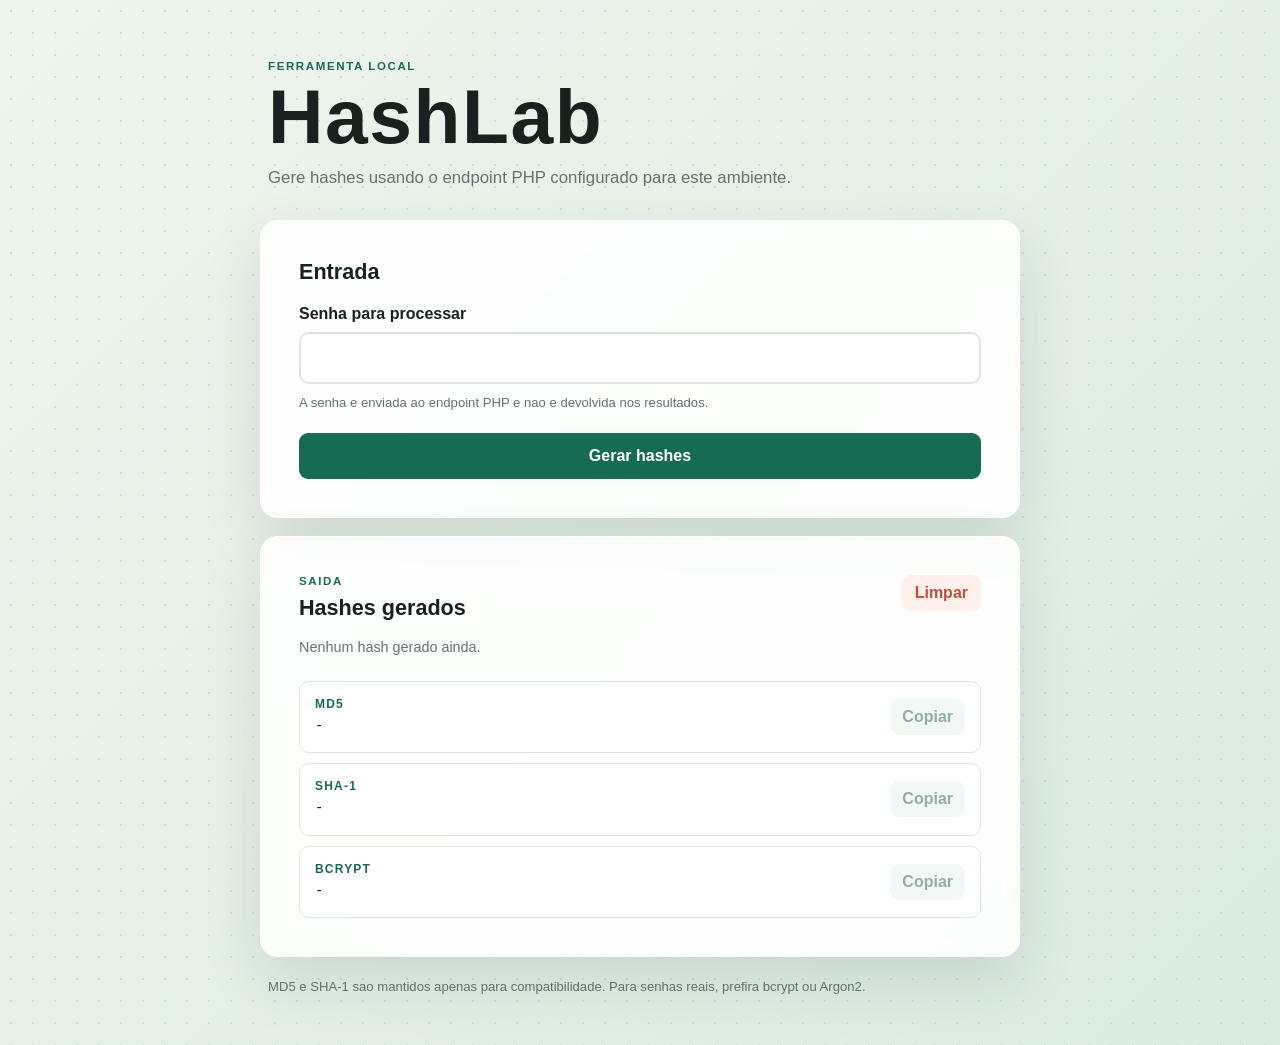
<file: src/index.html>
<!DOCTYPE html>
<html lang="pt-BR">
<head>
    <meta charset="UTF-8">
    <meta name="viewport" content="width=device-width, initial-scale=1.0">
    <title>HashLab | Gerador de hashes</title>
    <link rel="stylesheet" href="css/styles.css">
</head>
<body>
    <main class="container">
        <header class="hero">
            <p class="eyebrow">FERRAMENTA LOCAL</p>
            <h1>HashLab</h1>
            <p class="intro">Gere hashes usando o endpoint PHP configurado para este ambiente.</p>
        </header>
        <section class="panel" aria-labelledby="form-title">
            <h2 id="form-title">Entrada</h2>
            <form id="hashForm">
                <label for="password">Senha para processar</label>
                <input type="password" id="password" name="password" autocomplete="off" required>
                <p class="hint">A senha e enviada ao endpoint PHP e nao e devolvida nos resultados.</p>
                <button type="submit" class="primary-button">Gerar hashes</button>
            </form>
        </section>
        <section id="results" class="panel results" aria-labelledby="results-title">
            <div class="section-heading">
                <div><p class="eyebrow">SAIDA</p><h2 id="results-title">Hashes gerados</h2></div>
                <button id="clearButton" class="clear-button" type="button">Limpar</button>
            </div>
            <p id="status" class="status" role="status" aria-live="polite">Nenhum hash gerado ainda.</p>
            <div class="hash-list">
                <div class="hash-row"><div><span class="hash-name">MD5</span><code id="md5Hash">-</code></div><button id="copyMd5Button" class="copy-button" type="button" disabled>Copiar</button></div>
                <div class="hash-row"><div><span class="hash-name">SHA-1</span><code id="sha1Hash">-</code></div><button id="copySha1Button" class="copy-button" type="button" disabled>Copiar</button></div>
                <div class="hash-row"><div><span class="hash-name">bcrypt</span><code id="bcryptHash">-</code></div><button id="copyBcryptButton" class="copy-button" type="button" disabled>Copiar</button></div>
            </div>
        </section>
        <p class="warning">MD5 e SHA-1 sao mantidos apenas para compatibilidade. Para senhas reais, prefira bcrypt ou Argon2.</p>
    </main>
    </div>
    
    <script src="js/scripts.js"></script>

</body>
</html>
</file>
<file: src/css/styles.css>
:root { --ink:#17221f; --muted:#65736d; --panel:rgba(255,255,255,.88); --line:#dce5df; --green:#176b54; --green-dark:#0d4e3e; --coral:#b8513e; --shadow:0 24px 60px rgba(28,53,43,.12); }
* { box-sizing:border-box; }
button,input { font:inherit; } button { border:0; cursor:pointer; } button:disabled { cursor:not-allowed; opacity:.45; }
body { min-height:100vh; margin:0; padding:48px 20px; color:var(--ink); background:#e8f0e9; background-image:radial-gradient(#cbdccf 1px,transparent 1px),linear-gradient(135deg,#eef5ed,#dcebe0); background-size:22px 22px,100% 100%; font-family:"Trebuchet MS","Segoe UI",sans-serif; }
.container { width:min(100%,760px); margin:0 auto; } .hero { padding:12px 8px 28px; } .eyebrow { margin:0 0 8px; color:var(--green); font-size:.72rem; font-weight:700; letter-spacing:.14em; } h1,h2,p { margin-top:0; } h1 { margin-bottom:12px; font-size:clamp(2.5rem,8vw,4.8rem); letter-spacing:.02em; line-height:.95; } h2 { margin-bottom:20px; font-size:1.35rem; } .intro { max-width:540px; margin-bottom:0; color:var(--muted); font-size:1.05rem; line-height:1.6; }
.panel { padding:clamp(22px,5vw,38px); margin-bottom:18px; border:1px solid rgba(255,255,255,.8); border-radius:18px; background:var(--panel); box-shadow:var(--shadow); backdrop-filter:blur(8px); } label { display:block; margin-bottom:9px; font-weight:700; } input[type="password"] { width:100%; padding:15px 16px; border:2px solid var(--line); border-radius:10px; color:var(--ink); background:#fff; outline:0; } input[type="password"]:focus { border-color:var(--green); box-shadow:0 0 0 4px rgba(23,107,84,.14); } .hint,.warning { color:var(--muted); font-size:.82rem; line-height:1.5; } .hint { margin:9px 0 20px; }
.primary-button,.clear-button,.copy-button { border-radius:9px; font-weight:700; } .primary-button { width:100%; padding:14px 18px; color:#fff; background:var(--green); } .primary-button:hover,.primary-button:focus-visible { background:var(--green-dark); } .section-heading { display:flex; align-items:flex-start; justify-content:space-between; gap:20px; } .section-heading h2 { margin-bottom:0; } .clear-button { padding:9px 13px; color:var(--coral); background:#fff0ec; } .status { min-height:24px; margin:18px 0; color:var(--muted); font-size:.9rem; } .status.success { color:var(--green); } .status.error { color:var(--coral); } .hash-list { display:grid; gap:10px; } .hash-row { display:flex; align-items:center; justify-content:space-between; gap:16px; padding:15px; border:1px solid var(--line); border-radius:10px; background:#fff; } .hash-row>div { min-width:0; } .hash-name { display:block; margin-bottom:6px; color:var(--green); font-size:.75rem; font-weight:700; letter-spacing:.1em; text-transform:uppercase; } code { display:block; overflow-wrap:anywhere; color:var(--ink); font-size:.86rem; line-height:1.5; } .copy-button { flex:0 0 auto; padding:9px 12px; color:var(--green-dark); background:#e2f0e7; } .warning { margin:20px 8px 0; } :focus-visible { outline:3px solid #e49a52; outline-offset:3px; }
@media (max-width:520px) { body { padding:24px 14px; } .hash-row { align-items:flex-start; flex-direction:column; } .copy-button { width:100%; } }
</file>
